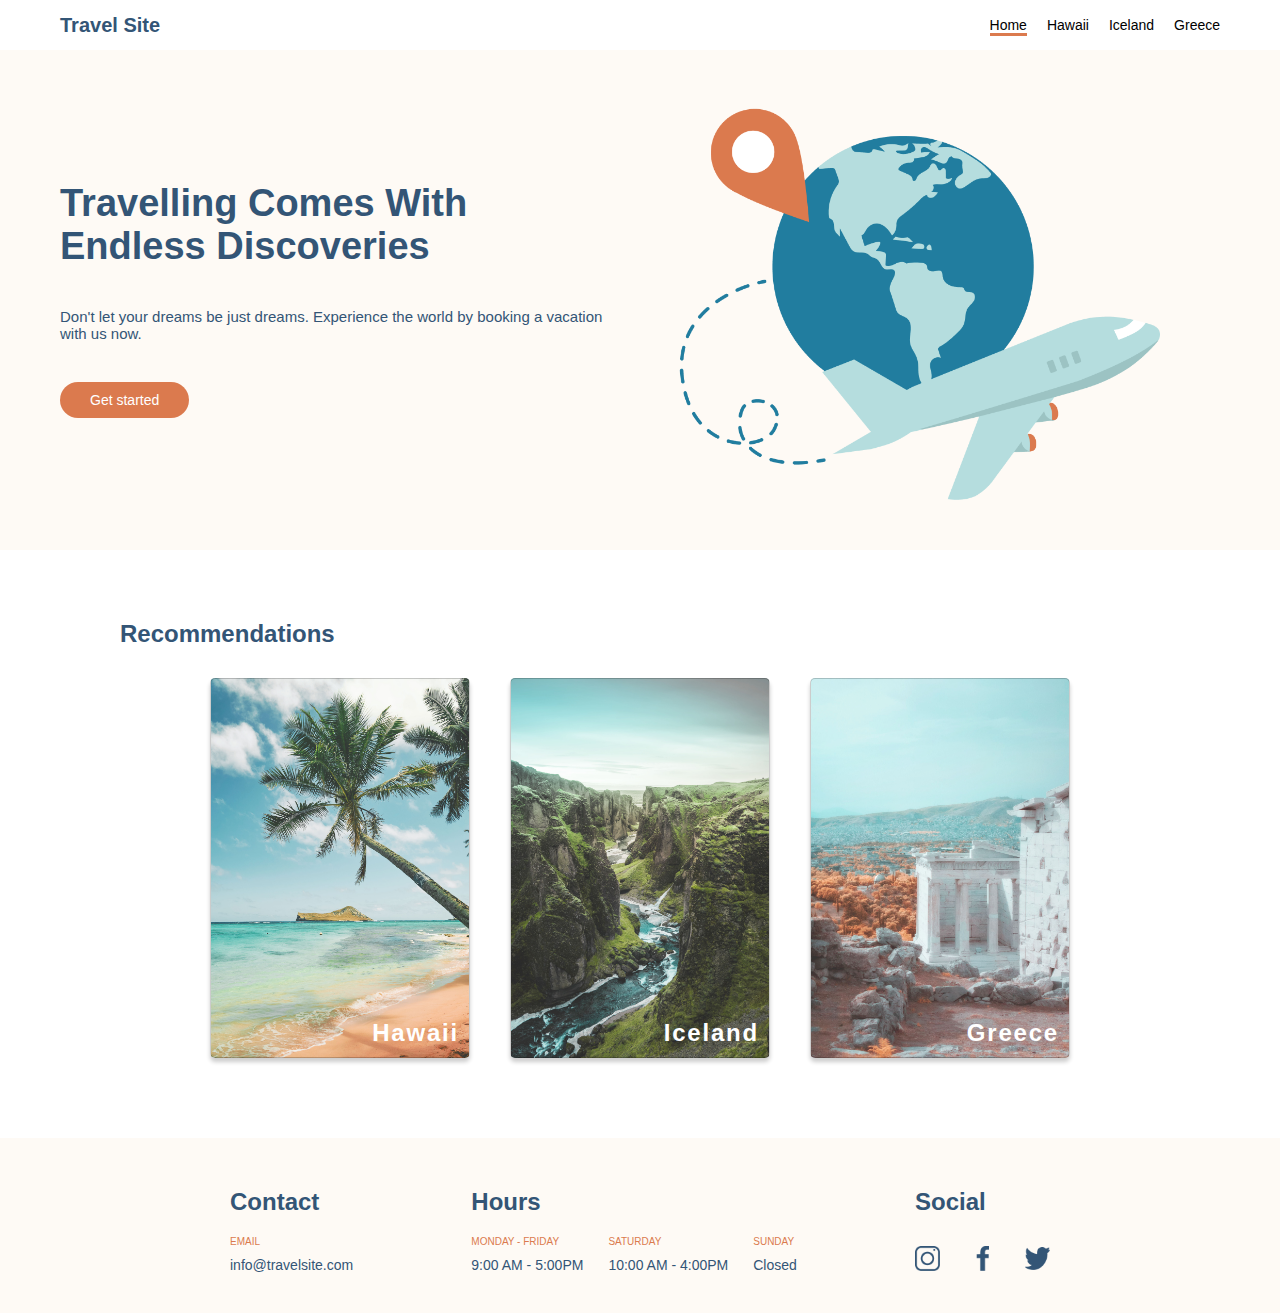
<file: index.html>
<!DOCTYPE html>
<html lang="en">
  <head>
    <meta charset="UTF-8" />
    <meta name="viewport" content="width=device-width, initial-scale=1.0" />
    <link rel="stylesheet" href="./css/global.css" />
    <link rel="stylesheet" href="./css/main.css" />
    <title>Travel Site | Homepage</title>
  </head>
  <body>
    <header class="header">
      <h2 class="logo"><a href="/">Travel Site</a></h2>
      <nav class="main-nav">
        <ul class="main-nav__list">
          <li class="main-nav__item">
            <a href="/" class="main-nav__link link--active">Home</a>
          </li>
          <li class="main-nav__item">
            <a href="./pages/hawaii.html" class="main-nav__link">Hawaii</a>
          </li>
          <li class="main-nav__item">
            <a href="./pages/iceland.html" class="main-nav__link">Iceland</a>
          </li>
          <li class="nav__item">
            <a href="./pages/greece.html" class="main-nav__link">Greece</a>
          </li>
        </ul>
      </nav>
    </header>
    <main>
      <section class="section-hero">
        <div class="hero__content">
          <h1 class="hero__heading">
            Travelling comes with endless Discoveries
          </h1>
          <p class="hero__subheading">
            Don't let your dreams be just dreams. Experience the world by
            booking a vacation with us now.
          </p>
          <a class="button" type="button" href="#recommendations"
            >Get started</a
          >
        </div>
        <div class="hero__img-box">
          <img
            class="hero__img"
            src="./assets/images/hero.png"
            alt="image with a plane flying around the world"
          />
        </div>
      </section>
      <section class="recommendations-section" id="recommendations">
        <h2 class="recommendations__heading">Recommendations</h2>
        <div class="cards">
          <a href="./pages/hawaii.html" class="recommendations__link">
            <article
              class="card card--recommendations card--recommendations--hawaii"
            >
              <span>Hawaii</span>
            </article>
          </a>

          <a href="./pages/iceland.html" class="recommendations__link">
            <article
              class="card card--recommendations card--recommendations--iceland"
            >
              <span>Iceland</span>
            </article>
          </a>

          <a href="./pages/greece.html" class="recommendations__link">
            <article
              class="card card--recommendations card--recommendations--greece"
            >
              <span>Greece</span>
            </article>
          </a>
        </div>
      </section>
    </main>
    <footer class="footer">
      <div class="footer-container">
        <div class="footer__contact">
          <h3 class="footer__header">Contact</h3>
          <span>Email</span>
          <a href="mailto:info@travelsite.com">info@travelsite.com</a>
        </div>
        <div class="footer__hours">
          <h3 class="footer__header">Hours</h3>
          <div class="footer__hours--container">
            <div>
              <span>Monday - Friday</span>
              <p>9:00 AM - 5:00PM</p>
            </div>
            <div>
              <span>Saturday</span>
              <p>10:00 AM - 4:00PM</p>
            </div>
            <div>
              <span>Sunday</span>
              <p>Closed</p>
            </div>
          </div>
        </div>
        <div class="footer__social">
          <h3 class="footer__header">Social</h3>
          <div class="footer__social--container">
            <a href="https://www.instagram.com/">
              <img
                src="./assets/icons/icon-instagram.png"
                alt="instagram icon"
              />
            </a>
            <a href="https://www.facebook.com/">
              <img src="./assets/icons/icon-facebook.png" alt="facebook icon" />
            </a>
            <a href="https://twitter.com/home">
              <img src="./assets/icons/icon-twitter.png" alt="twitter icon" />
            </a>
          </div>
        </div>
      </div>
    </footer>
  </body>
</html>
</file>
<file: css/main.css>
/* ************************** */
/* HERO SECTION*/
/* ************************** */
.section-hero {
  margin-top: 50px;
  height: 500px;
  display: flex;
  justify-content: space-between;
  align-items: center;
  background-color: #fefaf5;
  padding: 0 6rem;
}

.hero__content {
  text-align: left;
}
.hero__heading {
  font-size: 3.8rem;
  font-weight: 600;
  color: #335576;
  text-transform: capitalize;
  margin-bottom: 4rem;
}
.hero__subheading {
  font-size: 1.5rem;
  margin-bottom: 4rem;
  color: #335576;
}
.hero__img-box {
  display: flex;
  justify-content: center;
}
.hero__img {
  width: 80%;
}
/* ************************** */
/* RECOMMENDATIONS SECTION*/
/* ************************** */
.recommendations-section {
  background-color: #ffffff;
  padding-top: 4rem;
  padding: 4rem 6rem 6rem;
}
.card--recommendations {
  background-size: cover;
  background-position: center center;
  background-repeat: no-repeat;
  overflow: hidden;
  border: 1px solid rgba(0, 0, 0, 0.2);
  box-shadow: 0px 4px 4px rgba(0, 0, 0, 0.2);
  margin-bottom: 2rem;
}
.card--recommendations--hawaii {
  background-image: url("../assets/images/hawaii.jpg");
}
.card--recommendations--iceland {
  background-image: url("../assets/images/iceland.jpg");
}
.card--recommendations--greece {
  background-image: url("../assets/images/greece.jpg");
}
.recommendations__heading {
  color: #335576;
  margin: 3rem 6rem;
  font-size: 2.4rem;
}

.recommendations__img {
  width: 100%;
}
.card span {
  position: absolute;
  right: 10px;
  bottom: 10px;
  z-index: 3;
  color: #ffffff;
  font-size: 2.4rem;
  letter-spacing: 1.8px;
  font-weight: 700;
}
</file>
<file: css/global.css>
/* Default browser styling reset */
*,
*::before,
*::after {
  box-sizing: border-box;
  margin: 0;
  padding: 0;
}
a {
  text-decoration: none;
  color: inherit;
}
ul {
  list-style: none;
}
img {
  display: block;
  max-width: 100%;
}
p,
h1,
h2,
h3,
h4,
h5,
h6 {
  overflow-wrap: break-word;
}

/* Common styles */
html {
  font-size: 10px;
  scroll-behavior: smooth;
}
body {
  background-color: #eae7e7;
  font-family: "Verdana", sans-serif;
}

.button {
  display: inline-block;
  background-color: #db7a4e;
  font-size: 1.4rem;
  font-weight: 300;
  color: #ffffff;
  padding: 1rem 3rem;
  border-radius: 20px;
}
.cards {
  display: flex;
  justify-content: center;
  align-items: center;
  gap: 4rem;
}
.card {
  width: 260px;
  height: 380px;
  position: relative;
  border-radius: 5px;
}
/* ************************** */
/* HEADER*/
/* ************************** */
.header {
  position: fixed;
  top: 0;
  bottom: 0;
  width: 100%;
  height: 50px;
  display: flex;
  justify-content: space-between;
  align-items: center;
  background-color: #ffffff;
  padding: 1rem 6rem;
  z-index: 999;
}
.logo {
  font-size: 2rem;
  color: #335576;
}
.main-nav__list {
  display: flex;
  gap: 2rem;
}
.main-nav__link {
  font-size: 1.4rem;
}

.link--active {
  border-bottom: 3px solid #db7a4e;
}
/* ************************** */
/* FOOTER*/
/* ************************** */
.footer {
  display: flex;
  justify-content: center;
  background-color: #fefaf5;
}
.footer-container {
  width: 820px;
  text-align: start;
  display: flex;
  justify-content: space-between;
  gap: 8rem;
  padding-top: 3rem;
}
.footer__header {
  font-size: 2.4rem;
  color: #335576;
  margin: 2rem 0;
}

.footer__hours--container {
  display: flex;
  justify-content: flex-start;
  gap: 2.5rem;
}
.footer__hours span,
.footer__contact span {
  color: #db7a4e;
  text-transform: uppercase;
  display: block;
  margin-bottom: 1rem;
}
.footer__hours p,
.footer__contact a {
  font-size: 1.4rem;
  margin-bottom: 4rem;
  color: #335576;
}
.footer__social--container {
  display: flex;
  justify-content: flex-start;
  gap: 3rem;
}
.footer__social--container img {
  width: 25px;
  height: 25px;
  object-fit: contain;
  margin-top: 1rem;
}
</file>
